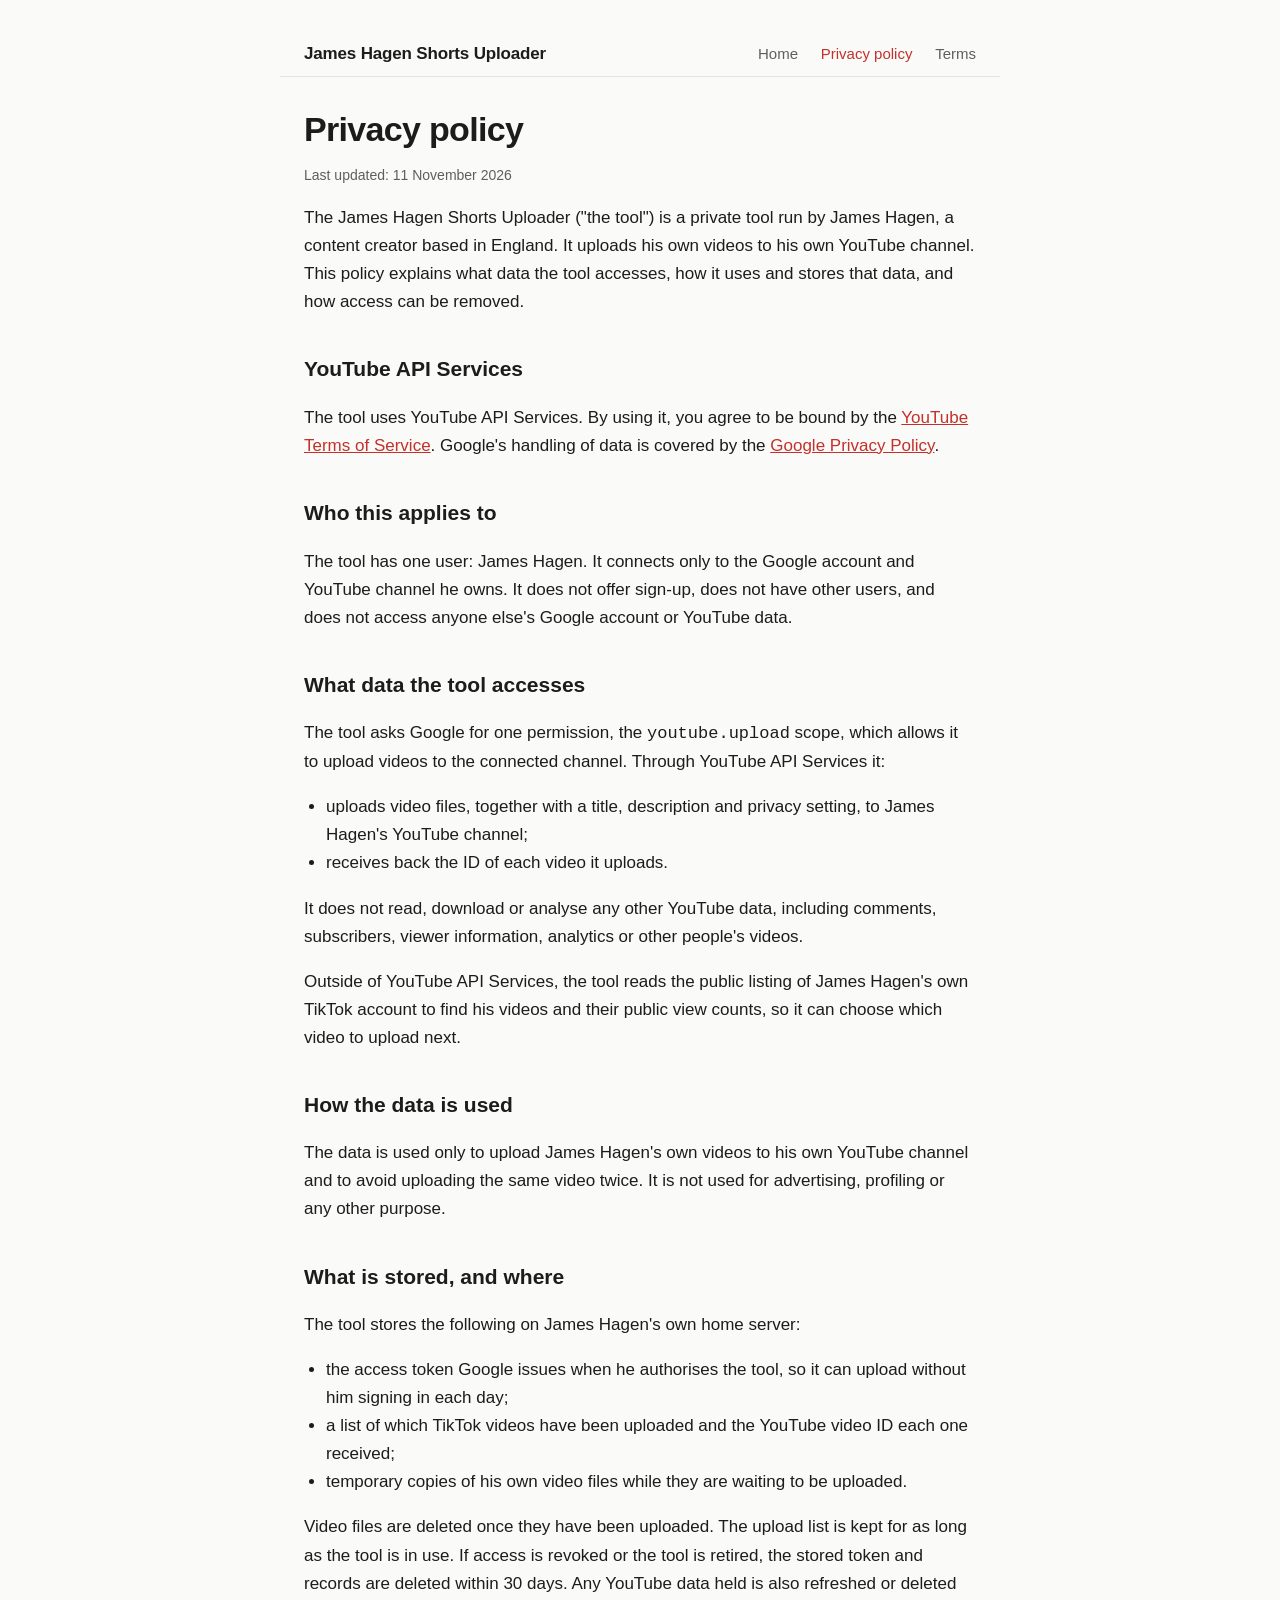
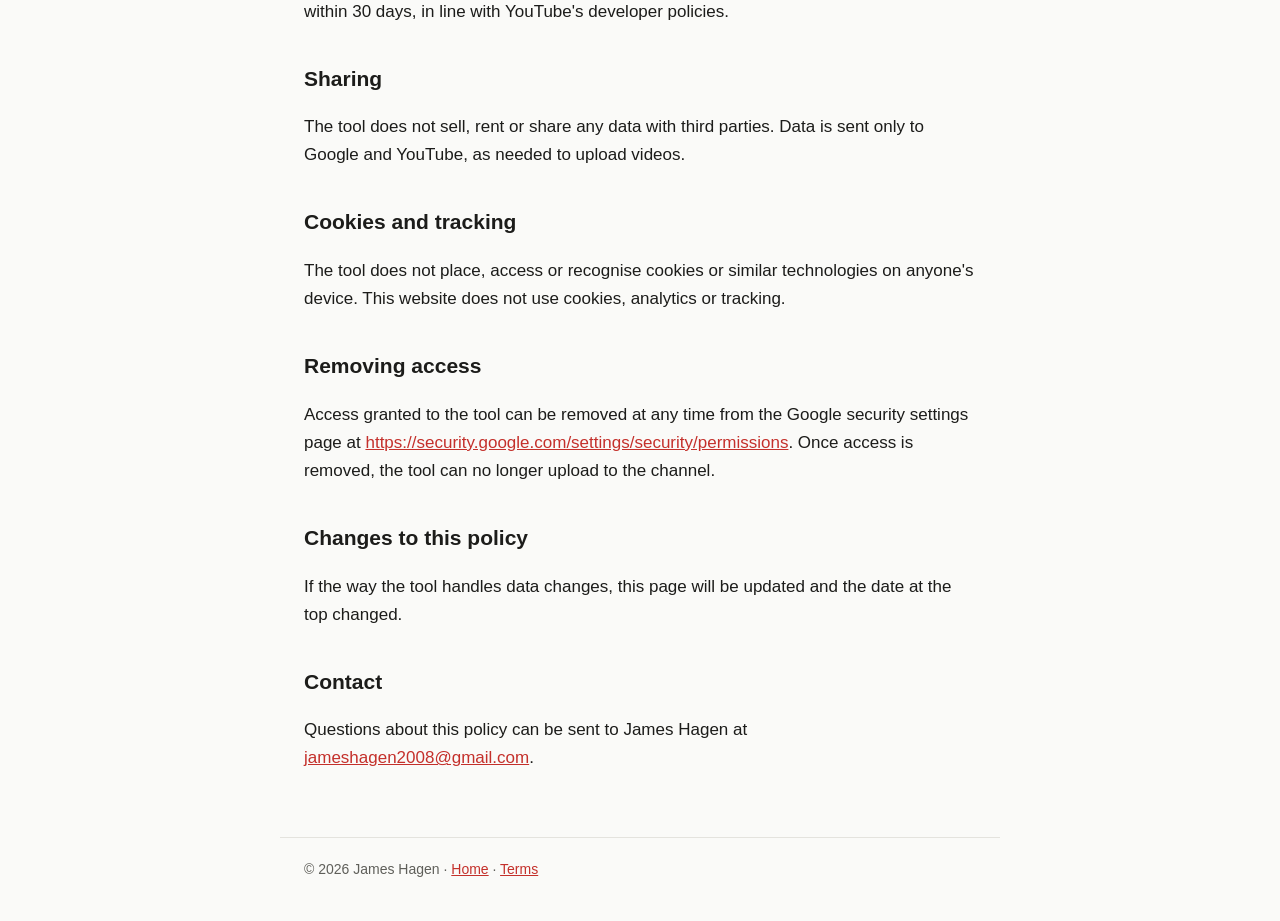
<file: privacy.html>
<!DOCTYPE html>
<html lang="en-GB">
<head>
  <meta charset="utf-8">
  <meta name="viewport" content="width=device-width, initial-scale=1">
  <title>Privacy policy – James Hagen Shorts Uploader</title>
  <meta name="description" content="Privacy policy for the James Hagen Shorts Uploader, a private tool that uses YouTube API Services.">
  <link rel="stylesheet" href="style.css">
</head>
<body>
  <header>
    <a class="name" href="./">James Hagen Shorts Uploader</a>
    <nav>
      <a href="./">Home</a>
      <a href="privacy.html" aria-current="page">Privacy policy</a>
      <a href="terms.html">Terms</a>
    </nav>
  </header>

  <main>
    <h1>Privacy policy</h1>
    <p class="meta">Last updated: 11 November 2026</p>

    <p>The James Hagen Shorts Uploader ("the tool") is a private tool run by James Hagen, a content creator based in England. It uploads his own videos to his own YouTube channel. This policy explains what data the tool accesses, how it uses and stores that data, and how access can be removed.</p>

    <h2>YouTube API Services</h2>
    <p>The tool uses YouTube API Services. By using it, you agree to be bound by the <a href="https://www.youtube.com/t/terms">YouTube Terms of Service</a>. Google's handling of data is covered by the <a href="https://policies.google.com/privacy">Google Privacy Policy</a>.</p>

    <h2>Who this applies to</h2>
    <p>The tool has one user: James Hagen. It connects only to the Google account and YouTube channel he owns. It does not offer sign-up, does not have other users, and does not access anyone else's Google account or YouTube data.</p>

    <h2>What data the tool accesses</h2>
    <p>The tool asks Google for one permission, the <code>youtube.upload</code> scope, which allows it to upload videos to the connected channel. Through YouTube API Services it:</p>
    <ul>
      <li>uploads video files, together with a title, description and privacy setting, to James Hagen's YouTube channel;</li>
      <li>receives back the ID of each video it uploads.</li>
    </ul>
    <p>It does not read, download or analyse any other YouTube data, including comments, subscribers, viewer information, analytics or other people's videos.</p>
    <p>Outside of YouTube API Services, the tool reads the public listing of James Hagen's own TikTok account to find his videos and their public view counts, so it can choose which video to upload next.</p>

    <h2>How the data is used</h2>
    <p>The data is used only to upload James Hagen's own videos to his own YouTube channel and to avoid uploading the same video twice. It is not used for advertising, profiling or any other purpose.</p>

    <h2>What is stored, and where</h2>
    <p>The tool stores the following on James Hagen's own home server:</p>
    <ul>
      <li>the access token Google issues when he authorises the tool, so it can upload without him signing in each day;</li>
      <li>a list of which TikTok videos have been uploaded and the YouTube video ID each one received;</li>
      <li>temporary copies of his own video files while they are waiting to be uploaded.</li>
    </ul>
    <p>Video files are deleted once they have been uploaded. The upload list is kept for as long as the tool is in use. If access is revoked or the tool is retired, the stored token and records are deleted within 30 days. Any YouTube data held is also refreshed or deleted within 30 days, in line with YouTube's developer policies.</p>

    <h2>Sharing</h2>
    <p>The tool does not sell, rent or share any data with third parties. Data is sent only to Google and YouTube, as needed to upload videos.</p>

    <h2>Cookies and tracking</h2>
    <p>The tool does not place, access or recognise cookies or similar technologies on anyone's device. This website does not use cookies, analytics or tracking.</p>

    <h2>Removing access</h2>
    <p>Access granted to the tool can be removed at any time from the Google security settings page at <a href="https://security.google.com/settings/security/permissions">https://security.google.com/settings/security/permissions</a>. Once access is removed, the tool can no longer upload to the channel.</p>

    <h2>Changes to this policy</h2>
    <p>If the way the tool handles data changes, this page will be updated and the date at the top changed.</p>

    <h2>Contact</h2>
    <p>Questions about this policy can be sent to James Hagen at <a href="mailto:jameshagen2008@gmail.com">jameshagen2008@gmail.com</a>.</p>
  </main>

  <footer>
    &copy; 2026 James Hagen &middot; <a href="./">Home</a> &middot; <a href="terms.html">Terms</a>
  </footer>
</body>
</html>
</file>
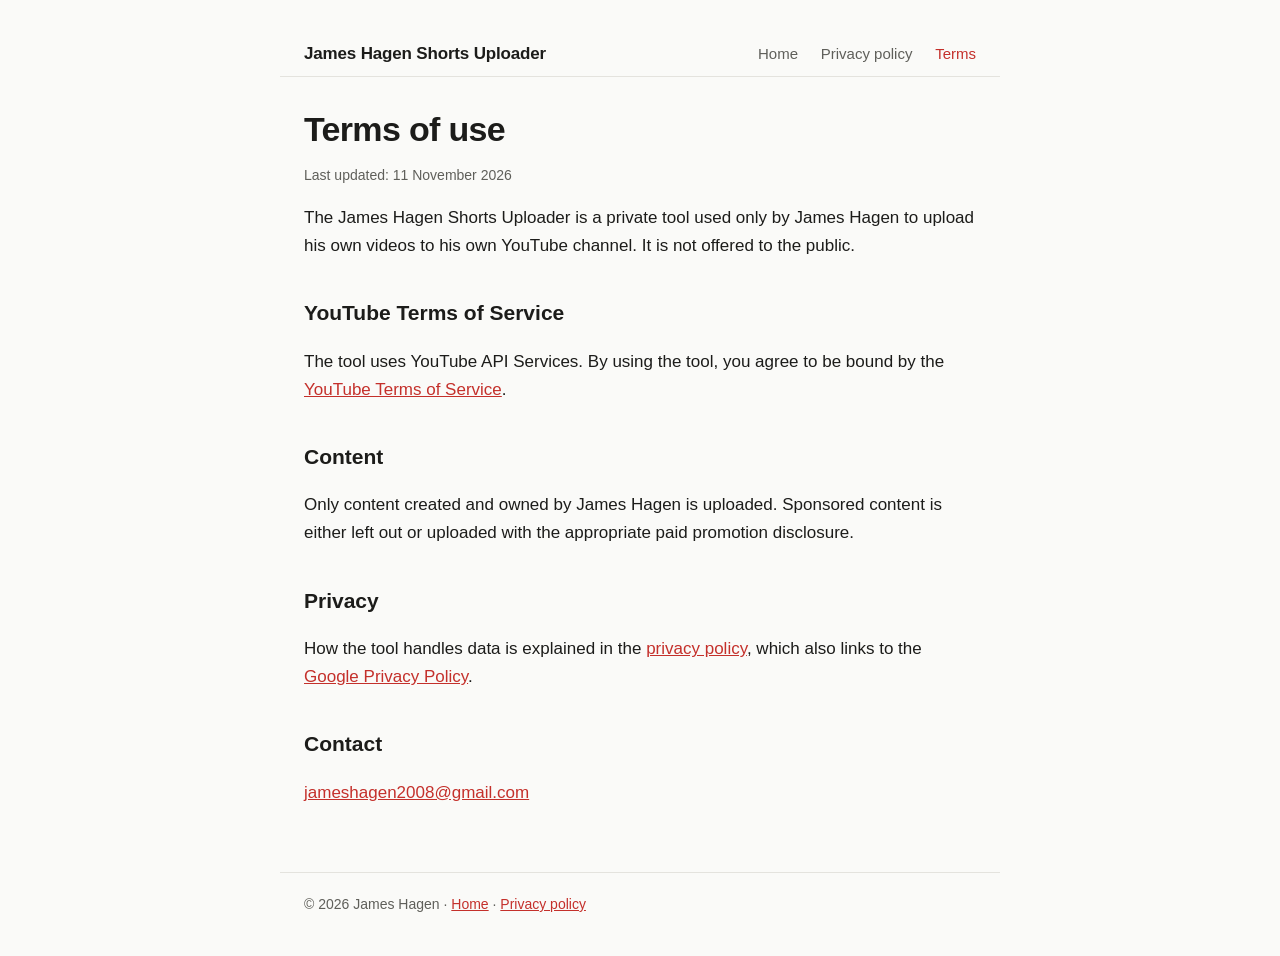
<file: terms.html>
<!DOCTYPE html>
<html lang="en-GB">
<head>
  <meta charset="utf-8">
  <meta name="viewport" content="width=device-width, initial-scale=1">
  <title>Terms of use – James Hagen Shorts Uploader</title>
  <meta name="description" content="Terms of use for the James Hagen Shorts Uploader.">
  <link rel="stylesheet" href="style.css">
</head>
<body>
  <header>
    <a class="name" href="./">James Hagen Shorts Uploader</a>
    <nav>
      <a href="./">Home</a>
      <a href="privacy.html">Privacy policy</a>
      <a href="terms.html" aria-current="page">Terms</a>
    </nav>
  </header>

  <main>
    <h1>Terms of use</h1>
    <p class="meta">Last updated: 11 November 2026</p>

    <p>The James Hagen Shorts Uploader is a private tool used only by James Hagen to upload his own videos to his own YouTube channel. It is not offered to the public.</p>

    <h2>YouTube Terms of Service</h2>
    <p>The tool uses YouTube API Services. By using the tool, you agree to be bound by the <a href="https://www.youtube.com/t/terms">YouTube Terms of Service</a>.</p>

    <h2>Content</h2>
    <p>Only content created and owned by James Hagen is uploaded. Sponsored content is either left out or uploaded with the appropriate paid promotion disclosure.</p>

    <h2>Privacy</h2>
    <p>How the tool handles data is explained in the <a href="privacy.html">privacy policy</a>, which also links to the <a href="https://policies.google.com/privacy">Google Privacy Policy</a>.</p>

    <h2>Contact</h2>
    <p><a href="mailto:jameshagen2008@gmail.com">jameshagen2008@gmail.com</a></p>
  </main>

  <footer>
    &copy; 2026 James Hagen &middot; <a href="./">Home</a> &middot; <a href="privacy.html">Privacy policy</a>
  </footer>
</body>
</html>
</file>
<file: style.css>
:root {
  --bg: #fafaf8;
  --text: #1c1c1a;
  --muted: #5f5f5a;
  --line: #e4e3de;
  --accent: #c4302b;
}
* { box-sizing: border-box; }
body {
  margin: 0;
  background: var(--bg);
  color: var(--text);
  font-family: -apple-system, BlinkMacSystemFont, "Segoe UI", Roboto, Helvetica, Arial, sans-serif;
  font-size: 17px;
  line-height: 1.65;
}
header, main, footer {
  max-width: 720px;
  margin: 0 auto;
  padding: 0 24px;
}
header {
  padding-top: 40px;
  padding-bottom: 8px;
  display: flex;
  justify-content: space-between;
  align-items: baseline;
  flex-wrap: wrap;
  gap: 12px;
  border-bottom: 1px solid var(--line);
}
header .name { font-weight: 700; letter-spacing: -0.01em; text-decoration: none; color: var(--text); }
header nav a { color: var(--muted); text-decoration: none; margin-left: 18px; font-size: 15px; }
header nav a:hover, header nav a[aria-current="page"] { color: var(--accent); }
main { padding-top: 32px; padding-bottom: 48px; }
h1 { font-size: 34px; line-height: 1.2; letter-spacing: -0.02em; margin: 0 0 8px; }
h2 { font-size: 21px; margin: 36px 0 8px; }
p, li { color: var(--text); }
.lede { color: var(--muted); font-size: 19px; margin-top: 0; }
.meta { color: var(--muted); font-size: 14px; }
a { color: var(--accent); }
ul { padding-left: 22px; }
footer {
  border-top: 1px solid var(--line);
  padding-top: 20px;
  padding-bottom: 40px;
  color: var(--muted);
  font-size: 14px;
}
.yt-badge { margin: 4px 0 10px; }
.yt-badge img { display: block; }
</file>
